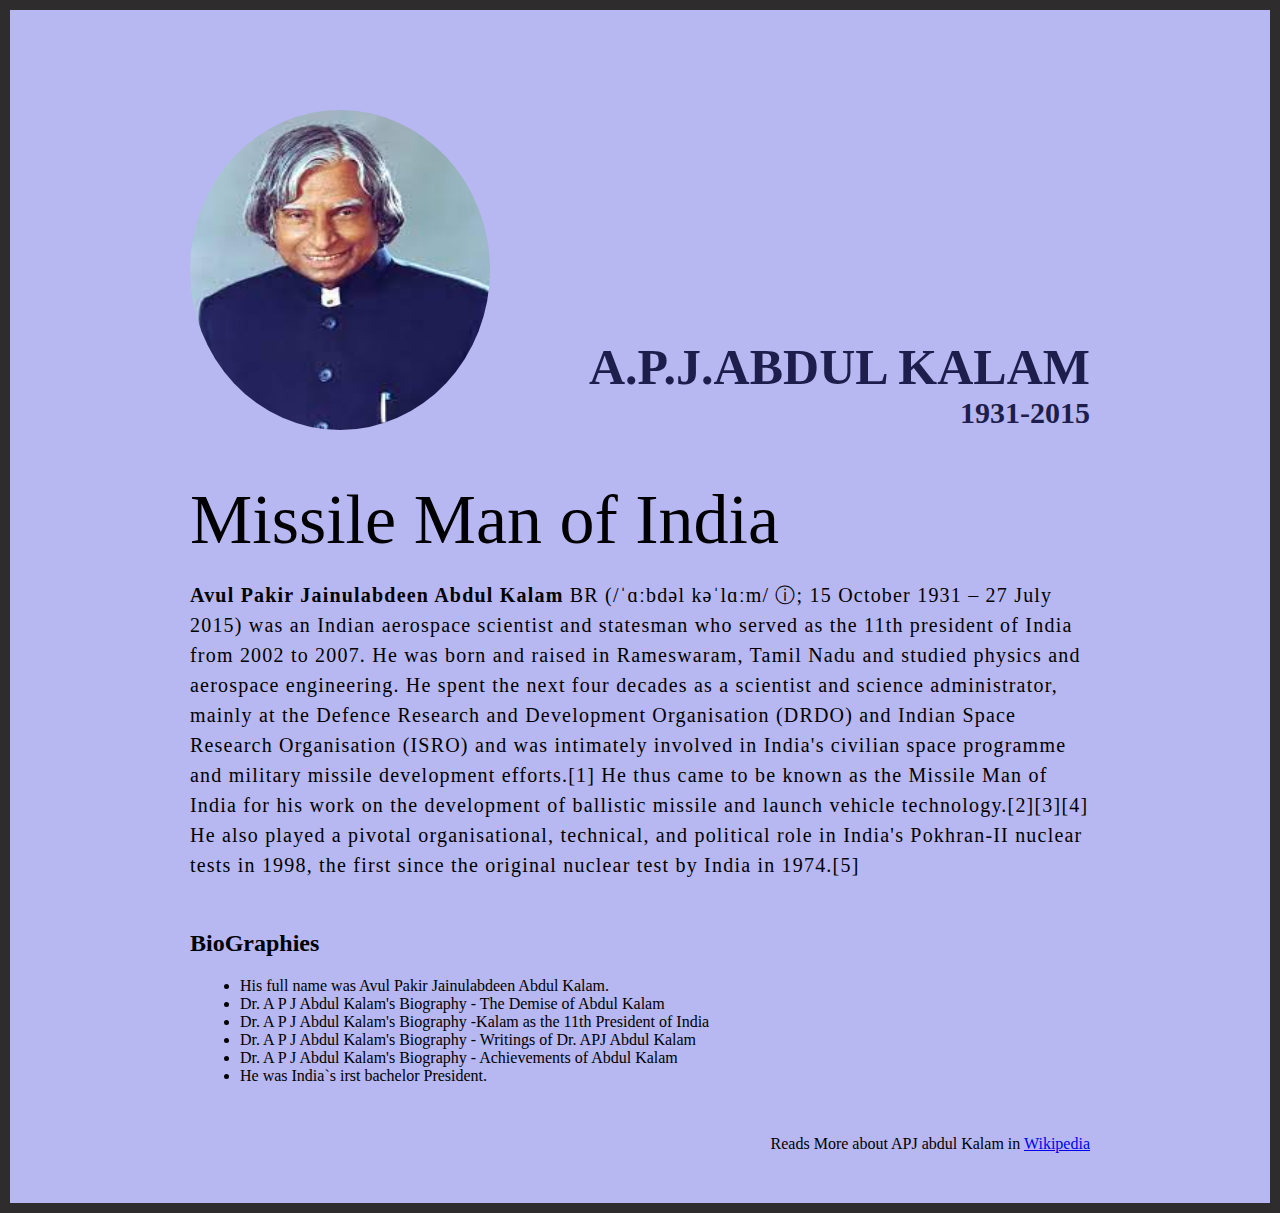
<file: index.html>
<!DOCTYPE html>
<html lang="en">
<head>
    <meta charset="UTF-8">
    <meta name="viewport" content="width=device-width, initial-scale=1.0">
    <title>TRIBUTR TO MISSILE-MAN</title>
    <link rel="stylesheet" href="style.css">
</head>
<body>
    <div class="container">
        <div class="content"> 
            <section class="top_section">

           <div class="image_container">


            <img src="[data-uri]" alt="">

           </div>
           <div>
            <h1>A.P.J.ABDUL KALAM</h1>
            <h4>1931-2015</h4>
        </div>
            </section>
            <section class="about_section">
          <h2>Missile Man of India</h2>
          <p><b>Avul Pakir Jainulabdeen Abdul Kalam</b> BR (/ˈɑːbdəl kəˈlɑːm/ ⓘ; 15 October 1931 – 27 July 2015) was an Indian aerospace scientist and statesman who served as the 11th president of India from 2002 to 2007. He was born and raised in Rameswaram, Tamil Nadu and studied physics and aerospace engineering. He spent the next four decades as a scientist and science administrator, mainly at the Defence Research and Development Organisation (DRDO) and Indian Space Research Organisation (ISRO) and was intimately involved in India's civilian space programme and military missile development efforts.[1] He thus came to be known as the Missile Man of India for his work on the development of ballistic missile and launch vehicle technology.[2][3][4] He also played a pivotal organisational, technical, and political role in India's Pokhran-II nuclear tests in 1998, the first since the original nuclear test by India in 1974.[5]</p>

            </section>

            <section class="biography">
<h2>BioGraphies</h2>

   <ul>
       <li>His full name was Avul Pakir Jainulabdeen Abdul Kalam.</li>
       <li>Dr. A P J Abdul Kalam's Biography - The Demise of Abdul Kalam</li>
       <li>Dr. A P J Abdul Kalam's Biography -Kalam as the 11th President of India</li>
       <li>Dr. A P J Abdul Kalam's Biography - Writings of Dr. APJ Abdul Kalam</li>
       <li>Dr. A P J Abdul Kalam's Biography - Achievements of Abdul Kalam    </li>
       <li>He was India`s irst bachelor President. </li>
   </ul>
            </section>
            <footer> <p>Reads More about APJ abdul Kalam in <a href="https://en.wikipedia.org/wiki/A._P._J._Abdul_Kalam">Wikipedia</a></p></footer>
        </div>
    </div>
</body>
</html>
</file>
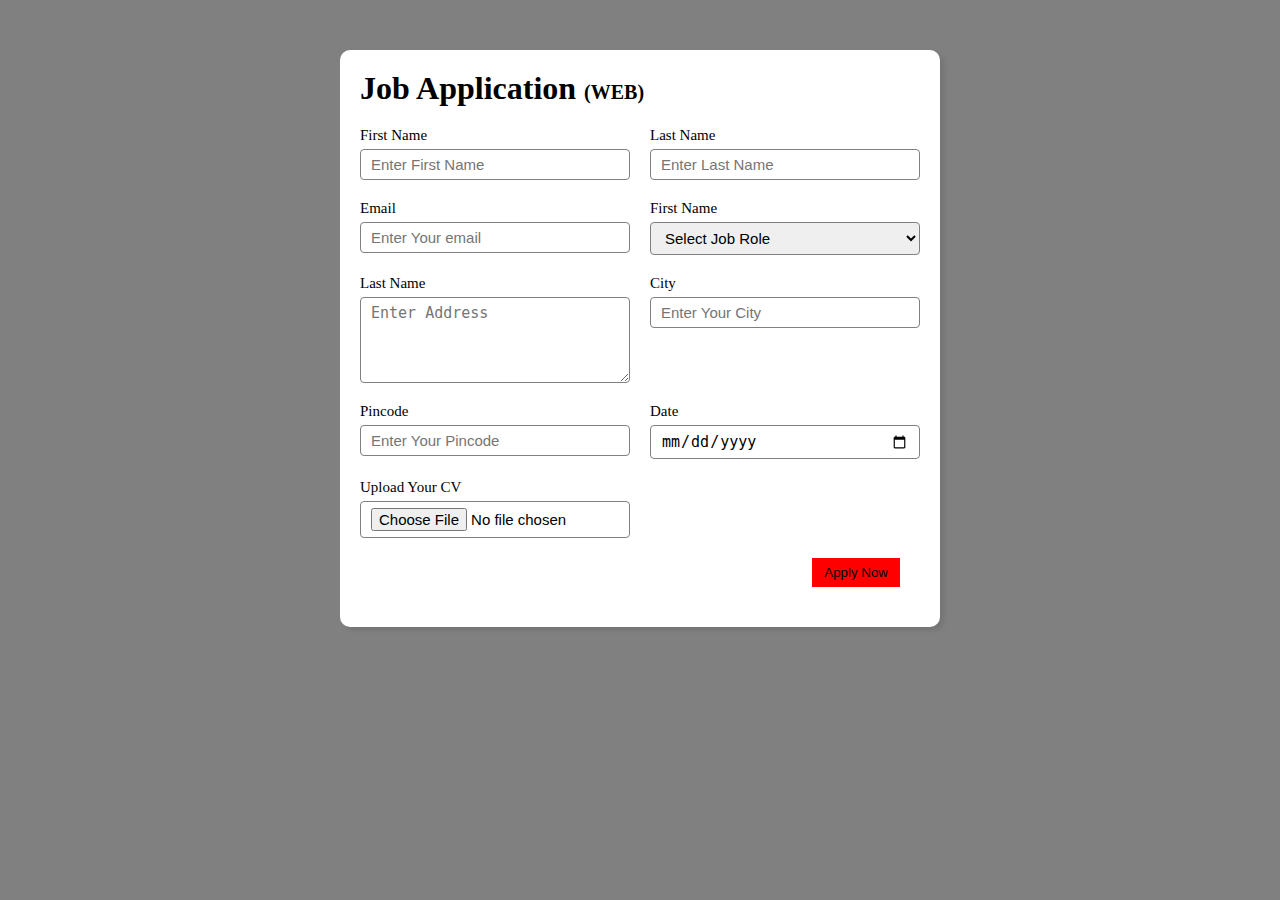
<file: project-2/index.html>
<!DOCTYPE html>
<html lang="en">
<head>
    <meta charset="UTF-8">
    <meta name="viewport" content="width=device-width, initial-scale=1.0">
    <title>Job Application Form</title>
    <link rel="stylesheet" href="style.css">
</head>
<body>
    <div class="container">
        <div class="applybox">
            <h1>Job Application <span class="title-small">(WEB)</span> </h1>
            <form action="">
                <div class="form-container">
                    
                    <div class="form-control">
                        <label for="first_name">First Name</label>
                        <input id="first_name" name="first_name" placeholder="Enter First Name"/>
                    </div>
                    <div class="form-control">
                        <label for="Last_name">Last Name</label>
                        <input id="Last_name" name="Last_name" placeholder="Enter Last Name"/>
                    </div>
                    <div class="form-control">
                        <label for="email">Email</label>
                        <input type="email" id="email" name="email" placeholder="Enter Your email"/>
                    </div>
                    <div class="form-control">
                        <label for="job_role">First Name</label>
                        <select id="job_role" name="job_role">
                            <option value="">Select Job Role</option>
                            <option value="Fronted">Fronted Developer</option>
                            <option value="Backend">Backend Developer</option>
                            <option value="Full_Stack">Full Stack Developer</option>
                            <option value="ui_ux">UI UX Designer</option>
                        </select>
                    </div>
                    <div class="form-control">
                        <label for="address">Last Name</label>
                        <textarea  id="address" name="address"  rows="4" cols="30" placeholder="Enter Address"></textarea>
                    </div>
                    <div class="form-control">
                        <label for="city">City</label>
                        <input type="city" id="city" name="city" placeholder="Enter Your City"/>
                    </div>
                    <div class="form-control">
                        <label for="pincode">Pincode</label>
                        <input  type="number" id="pincode" name="pincode" placeholder="Enter Your Pincode"/>
                    </div>
                    <div class="form-control">
                        <label for="date">Date</label>
                        <input type="date" id="date" name="date" />
                    </div>
                    <div class="form-control">
                        <label for="upload">Upload Your CV</label>
                        <input type="file" id="upload" name="email" placeholder="upload "/>
                    </div>
                </div>
                <div class="button_container">
                    <button type="submit"> Apply Now</button>
                </div>
            </form>
        </div>
    </div>
</body>
</html>
</file>
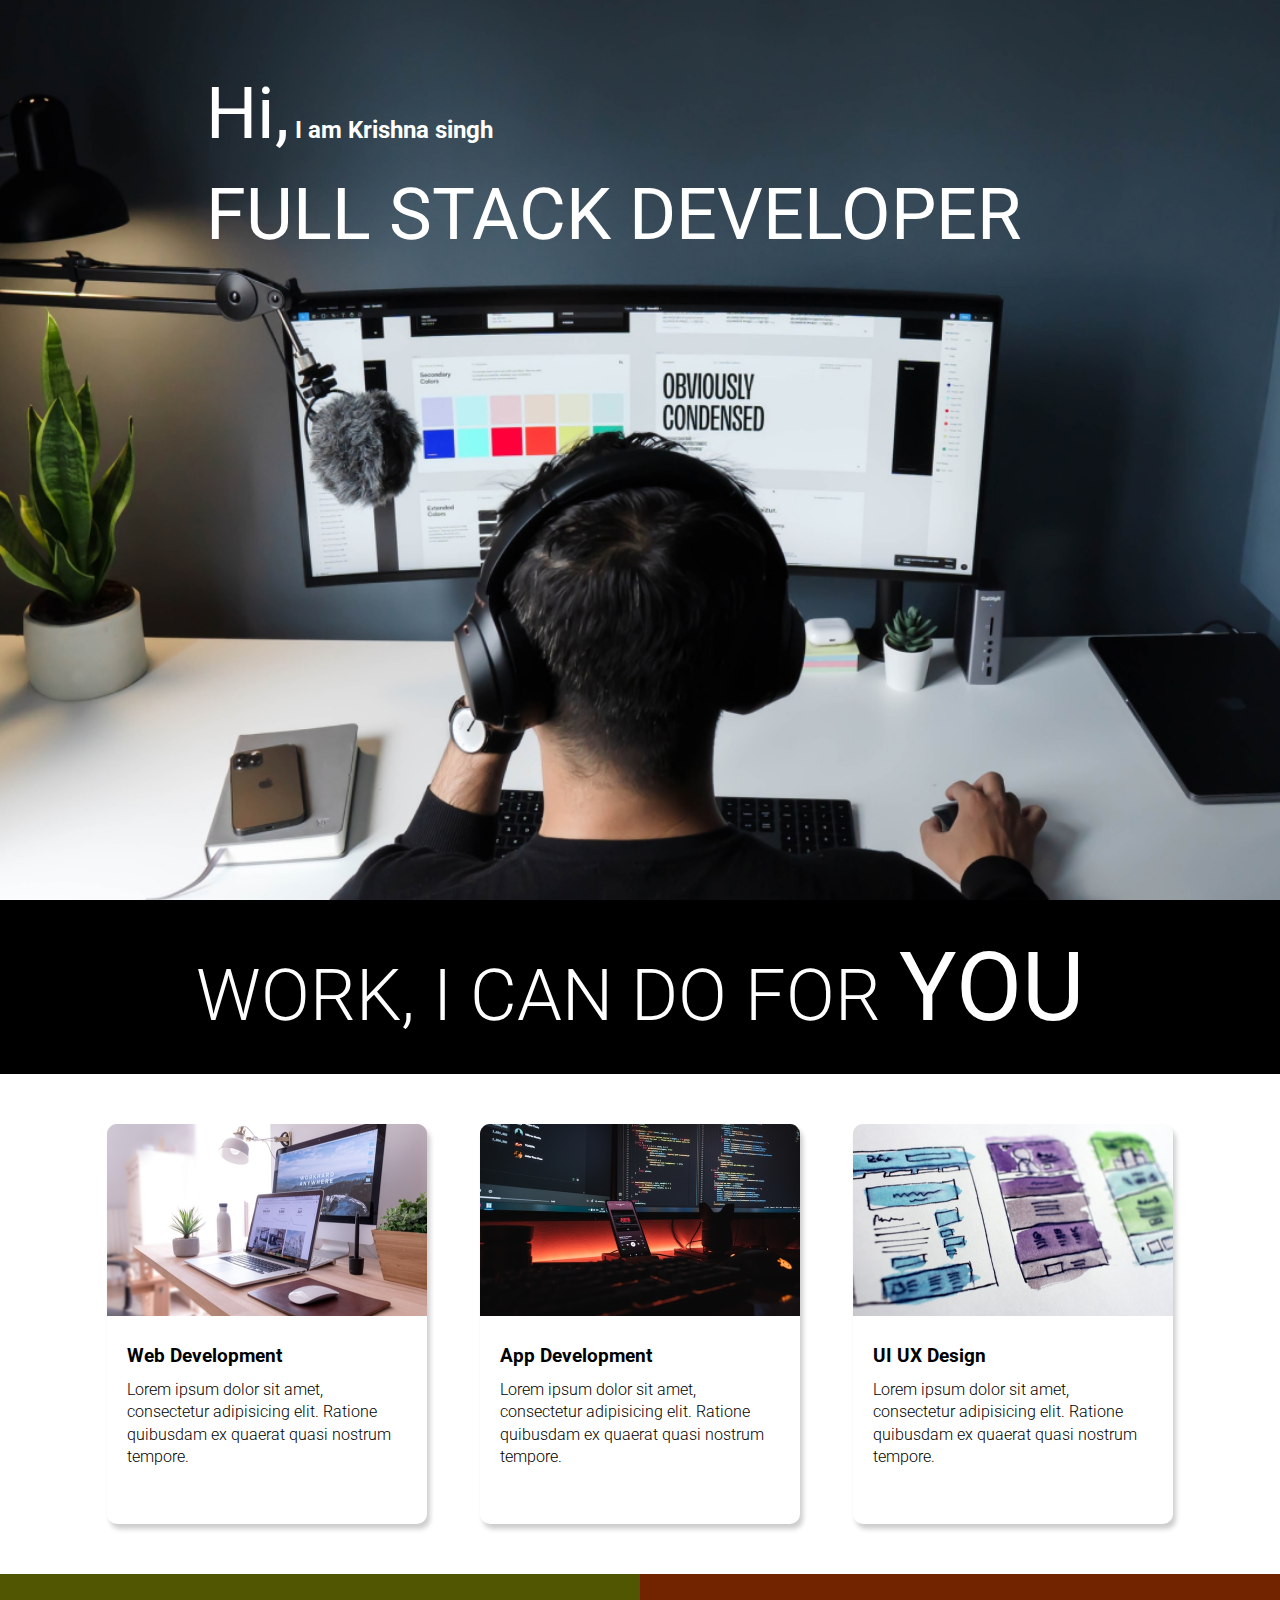
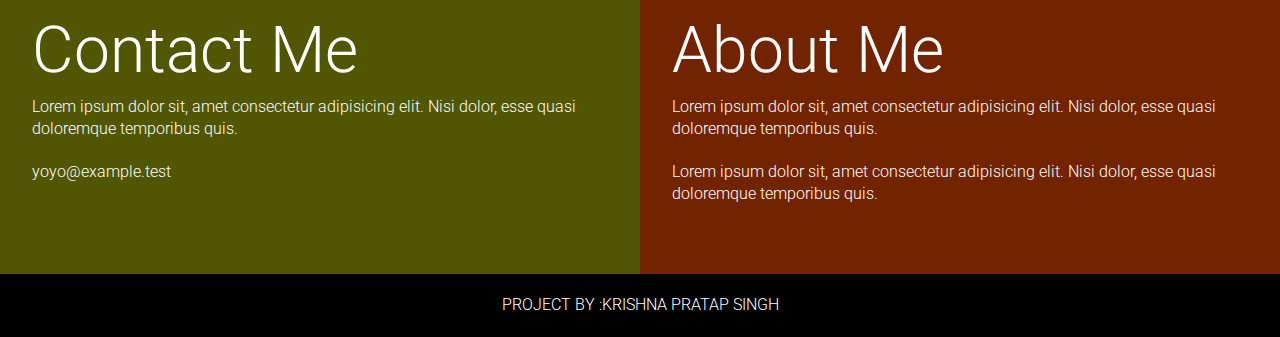
<file: project-4/index.html>
<!DOCTYPE html>
<html lang="en">
  <head>
    <meta charset="UTF-8" />
    <meta http-equiv="X-UA-Compatible" content="IE=edge" />
    <meta name="viewport" content="width=device-width, initial-scale=1.0" />
    <title>Developer | Landing Page</title>
    <link rel="stylesheet" href="style.css" />
  </head>
  <body>
    <section class="hero_section">
      <div class="text_container">
        <h2><span class="lg_text">Hi,</span> I am Krishna singh</h2>
        <h1 class="lg_text">FULL STACK DEVELOPER</h1>
      </div>
    </section>
    <section class="black_box">
      <h2>WORK, I CAN DO FOR <span>YOU</span></h2>
    </section>
    <section class="work">
      <div class="grid_item">
        <div class="card">
          <div class="image_container">
            <img src="olp.png" alt="web development" />
          </div>
          <div class="card_content">
            <h3>Web Development</h3>
            <p>
              Lorem ipsum dolor sit amet, consectetur adipisicing elit. Ratione
              quibusdam ex quaerat quasi nostrum tempore.
            </p>
          </div>
        </div>
      </div>
      <div class="grid_item">
        <div class="card">
          <div class="image_container">
            <img src="mobile.png" alt="app development" />
          </div>
          <div class="card_content">
            <h3>App Development</h3>
            <p>
              Lorem ipsum dolor sit amet, consectetur adipisicing elit. Ratione
              quibusdam ex quaerat quasi nostrum tempore.
            </p>
          </div>
        </div>
      </div>
      <div class="grid_item">
        <div class="card">
          <div class="image_container">
            <img src="uiux.png" alt="web development" />
          </div>
          <div class="card_content">
            <h3>UI UX Design</h3>
            <p>
              Lorem ipsum dolor sit amet, consectetur adipisicing elit. Ratione
              quibusdam ex quaerat quasi nostrum tempore.
            </p>
          </div>
        </div>
      </div>
    </section>
    <section class="bottom_section">
      <div class="contact">
        <h2>Contact Me</h2>
        <p>
          Lorem ipsum dolor sit, amet consectetur adipisicing elit. Nisi dolor,
          esse quasi doloremque temporibus quis.
        </p>
        <p>yoyo@example.test</p>
      </div>
      <div class="about">
        <h2>About Me</h2>

        <p>
          Lorem ipsum dolor sit, amet consectetur adipisicing elit. Nisi dolor,
          esse quasi doloremque temporibus quis.
        </p>
        <p>
          Lorem ipsum dolor sit, amet consectetur adipisicing elit. Nisi dolor,
          esse quasi doloremque temporibus quis.
        </p>
      </div>
    </section>
    <footer>Project By :Krishna Pratap Singh</footer>
  </body>
</html>
</file>
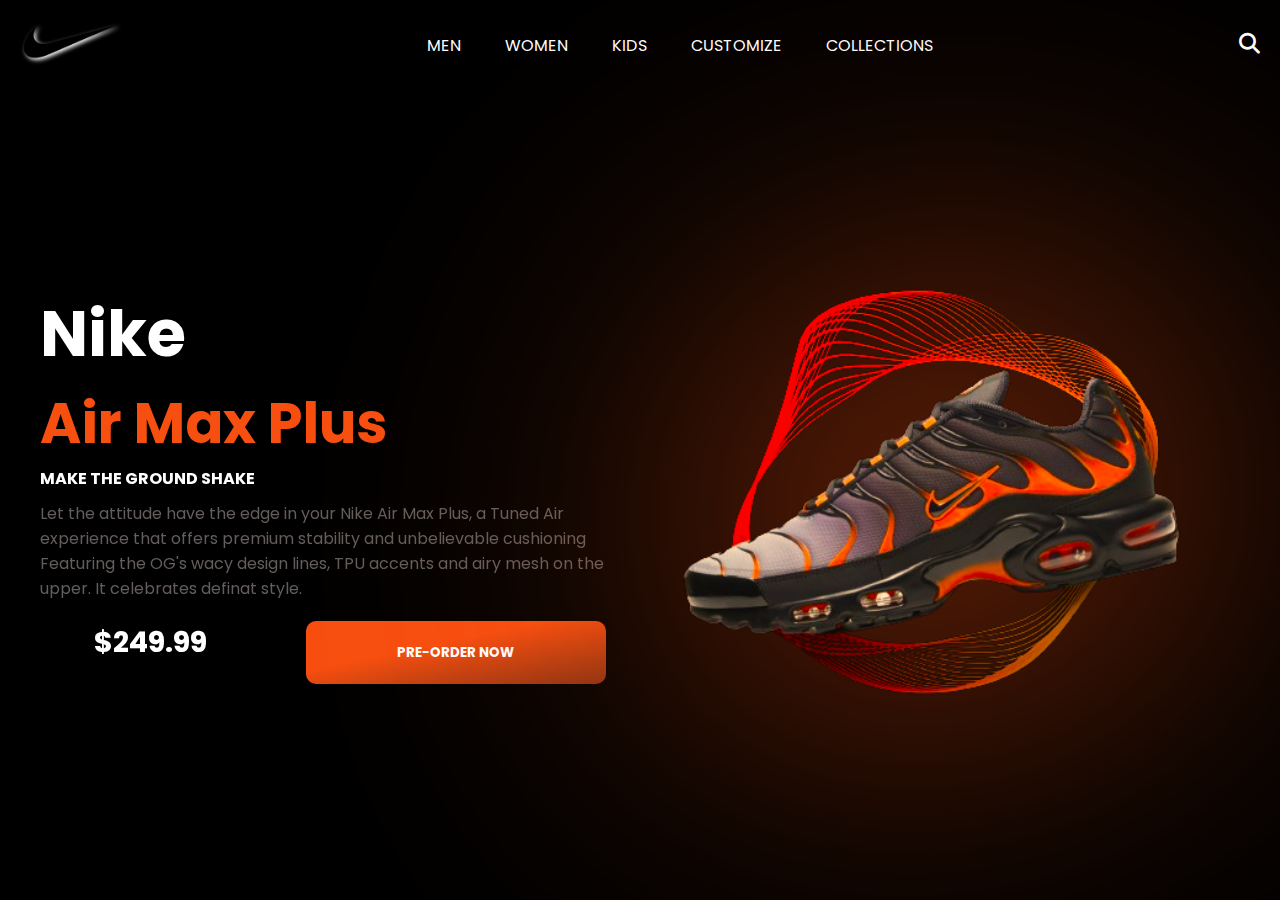
<file: project-8/index.html>
<!DOCTYPE html>
<html lang="en">
<head>
    <meta charset="UTF-8">
    <meta name="viewport" content="width=device-width, initial-scale=1.0">
    <link rel="stylesheet" href="https://cdnjs.cloudflare.com/ajax/libs/font-awesome/6.5.1/css/all.min.css">
    <link rel="stylesheet" href="https://unpkg.com/aos@next/dist/aos.css" />
    <link rel="stylesheet" href="style.css">
    <title>Shoes Store</title>
</head>
<body>
    <nav>
        <div class="container">
            <div class="logo">
                <img src="NikeLogoPNGImage.png" alt="">
            </div>
            <div class="links">
                <a href="">MEN</a>
                <a href="">WOMEN</a>
                <a href="">KIDS</a>
                <a href="">CUSTOMIZE</a>
                <a href="">COLLECTIONS</a>
            </div>
            <div class="search">
                <i class="fa-solid fa-magnifying-glass"></i>
            </div>
        </div>
    </nav>
    <section>
        <div class="content">
            <div class="main-content">
                <h1 data-aos="fade-right" data-aos-duration="2000">Nike</h1>
                <h2 data-aos="fade-left" data-aos-duration="2000" data-aos-delay="200">Air Max Plus</h2>
                <h4 data-aos="fade-right" data-aos-duration="2000" data-aos-delay="400">MAKE THE GROUND SHAKE</h4>
                <p data-aos="flip-down" data-aos-duration="2000" data-aos-delay="600">Let the attitude have the edge in your Nike Air Max Plus, a Tuned Air experience that offers premium stability and unbelievable cushioning Featuring the OG's wacy design lines, TPU accents and airy mesh on the upper. It celebrates definat style.</p>
                <div class="order">
                    <h3 data-aos="zoom-in-right" data-aos-duration="2000" data-aos-delay="800">$249.99</h3>
                    <button data-aos="zoom-in-left" data-aos-duration="2000" data-aos-delay="800">PRE-ORDER NOW</button>
                </div>
            </div>
            <div class="image">
                <img src="shoes.png" data-aos="zoom-in" data-aos-duration="2000">
            </div>
        </div>
    </section>
    <script src="https://unpkg.com/aos@next/dist/aos.js"></script>
    <script>
      AOS.init({
        offset:1
      });
    </script>
</body>
</html>
</file>
<file: style.css>
*{
    margin: 0;
    padding: 0;
    box-sizing: border-box;
}

.container{
    background-color: rgb(183, 183, 241);
    min-height: 100vh;
    border: 10px solid rgb(46, 44, 44);

}

.content{
    max-width: 900px;
    margin: 0 auto;
}

.top_section{
    margin-top: 100px;
    display: flex;
    justify-content: space-between;
}

.image_container{
    border-radius: 50%;
    overflow: hidden;
}

.top_section,h1{
    font-size: 50px;
    font-weight: bold;
    color: #1d1e4c;
    text-transform: uppercase;
    align-items: flex-end;
}

.top_section h4 {
    font-size: 30px;
    text-align:  end;
}
.image_container,img{
    width:300px ;
    height: 320px;
}

.about_section{
    margin-top: 50px;
}

.about_section h2 {
    font-size: 70px;
    margin-bottom: 20px;
    font-weight: 400;
}

.about_section p{
    font-size: 20px;
    line-height: 30px;
   letter-spacing: 1.2px;

}

.biography{
    margin-top: 50px;
}

.biography h2{
    margin-bottom:20px
}
 .biography ul{
    margin-left: 50px;
}

.BioGraphies li{
    margin-bottom: 50px;
}


footer{
    margin: 50px 0;
}

footer p{
    text-align: end;
}
</file>
<file: project-2/style.css>
*{
    margin: 0;;
    padding: 0;
    box-sizing: border-box;
}

body{
    background-color: grey;
}

.container{
    max-width:900px;
    margin:0 auto;

}

.applybox{
    max-width: 600px;
    padding: 20px;
     background-color: #fff; 
    margin: 0 auto;
    margin-top:50px;
    box-shadow:4px 3px 5px rgba(1,1,1,0.1);
    border-radius: 10px;
    

}

.title-small{
    font-size: 20px;
}


.form-container{
    display: grid;
    grid-template-columns: repeat(auto-fit,minmax(200px,1fr));
    gap: 20px;
    margin-top: 20px;

}

.form-control{
    display: flex;
    flex-direction: column;
}

label{
    font-size: 15px;
    margin-bottom: 5px;

}

input,select,textarea{
    padding: 6px 10px;
    border: 1px solid grey;
    border-radius: 4px;
    font-size: 15px;
}

input:focus{
   outline-color: red;

}

.button_container{
    display: flex;
    justify-content: end;
    margin: 20px;

}

button{
    background-color: red;
    border: transparent solid 2px;
    padding: 5px 10px;
    cursor: pointer;
    transition: 0.3s ease-in;
}
button:hover{
    background-color: rgb(17, 210, 23);
    transition: 0.3s ease-out;
}
</file>
<file: project-4/style.css>
@import url("https://fonts.googleapis.com/css2?family=Roboto:ital,wght@0,100;0,300;0,400;0,500;0,700;0,900;1,100;1,300;1,400;1,500;1,700;1,900&display=swap");
* {
  margin: 0;
  padding: 0;
  box-sizing: border-box;
}

html,
body {
  line-height: 1.4;
  font-weight: 300;
  font-family: "Roboto", sans-serif;
}

.hero_section {
  background-image: url(developer.png);
  min-height: 100vh;
  background-position: center;
  background-size: cover;
  background-repeat: no-repeat;
}
.text_container {
  color: white;
  max-width: 900px;
  margin: 0 auto;
  padding-top: 64px;
  padding-left: 16px;
}
.lg_text {
  font-size: 72px;
  font-weight: 400;
}
.black_box {
  background-color: #000;
  padding: 20px;
}
.black_box h2 {
  font-size: 72px;
  color: white;
  text-align: center;
  font-weight: 300;
}

.black_box h2 span {
  font-weight: 400;
  font-size: 96px;
}
.work {
  display: grid;
  gap: 20px;
  grid-template-columns: repeat(auto-fit, minmax(320px, 1fr));

  max-width: 1100px;
  margin: 50px auto;
}
.grid_item {
  display: flex;
  justify-content: center;
  align-items: center;
}
.card {
  max-width: 320px;
  height: 400px;
  border-radius: 10px;
  box-shadow: 3px 5px 5px rgba(1, 1, 1, 0.2);
  transition: 0.2s ease-in-out;
}
.card:hover {
  transform: scale(1.04);
  box-shadow: 3px 5px 5px rgba(1, 1, 1, 0.3);
  transition: 0.2s ease-in-out;
}
.card_content {
  padding: 20px;
}
.card_content h3 {
  margin-bottom: 10px;
}
.bottom_section {
  display: flex;
}
.contact {
  background-color: #515603;
}
.about {
  background-color: #722300;
}

.contact,
.about {
  min-height: 300px;
  padding: 32px;
  color: white;
}
.about h2,
.contact h2 {
  font-size: 64px;
  font-weight: 300;
}
.about p,
.contact p {
  margin-bottom: 20px;
}

footer {
  text-align: center;
  text-transform: uppercase;
  background-color: #000;
  padding: 20px;
  color: white;
}
@media (max-width: 786px) {
  .hero_section {
    min-height: 50vh;
  }
  .text_container {
    padding: 10px 0;
    text-align: center;
  }
  .lg_text {
    font-size: 32px;
  }
  .black_box h2 {
    font-size: 24px;
  }
  .black_box h2 span {
    font-weight: 400;
    font-size: 32px;
  }
  .bottom_section {
    flex-direction: column;
  }
  h1 {
    font-size: 32px;
  }
  .about h2,
  .contact h2 {
    font-size: 32px;
  }
}
</file>
<file: project-8/style.css>
@import url('https://fonts.googleapis.com/css2?family=Poppins:wght@100;200;300;400;500;600&display=swap');
*{
    padding: 0;
    margin: 0;
    font-family: 'Poppins', sans-serif;
    box-sizing: border-box;
}

body{
    width: 100%;
    height: 100vh;
    overflow: hidden;
    background-color: black;
}

nav{
    width: 100%;
    height: 10vh;
}

.container{
    width: 100%;
    height: 100%;
    display: flex;
    justify-content: space-between;
    align-items: center;
}

.container .logo img{
    margin-left: 20px;
    width: 100px;
    filter: drop-shadow(2px 2px 2px white);
}

.container .links a{
    color: white;
    text-decoration: none;
    cursor: pointer;
    position: relative;
    margin: 0 20px;
    transition: 0.3s linear;
}

.links a::before{
    content: "";
    position: absolute;
    left: 0;
    bottom: -4px;
    width: 0;
    background-color: #f74f10;
    height: 3.5px;
    transition: 0.3s linear;
}

.links a:hover::before,
.links a:hover{
    color: #f74f10;
    width: 100%;
}

.container .search i{
    color: white;
    cursor: pointer;
    font-size: 1.3rem;
    margin-right: 20px;
}

/* Section Starts */

section{
    width: 100%;
    height: 90vh;
}

section .content{
    display: flex;
    width: 100%;
    height: 100%;
    justify-content: space-around;
    align-items: center;
}

.content .main-content{
    color: white;
    max-width: 600px;
    width: 100%;
    margin: 0 auto;
}

.main-content h1{
    font-size: clamp(2rem, 1rem + 5vw, 4rem);
}

.main-content h2{
    color: #f74f10;
    font-size: clamp(2rem, 1rem + 5vw, 3.5rem);
}

.main-content p{
    margin-top: 10px;
    color: #635e5c;
}

.main-content .order{
    display: flex;
    margin: 20px 10px;
    width: 100%;
    justify-content: space-around;
    min-height: 7vh;
}

.order h3{
    font-size: 1.8rem;
}

.order button{
    min-width: 50%;
    margin-left: 10px;
    border: none;
    outline: none;
    border-radius: 10px;
    background: linear-gradient(to bottom right, #f74f10 40%, #8a3313) ;
    color: white;
    font-weight: 700;
    padding: 0 2px;
    font-size: clamp(0.6rem, 1rem 5vw, 3rem);
    transition: 0.1s linear;
}

.order button:hover{
    box-shadow:  0 0 30px #f74f10;
    background: linear-gradient(to bottom right, #8a3313 ,  #f74f10 40%) ;
}

.content .image img{
    max-width: 450px;
    width: 100%;
    margin-right: 100px;
    transform: rotate(40deg) translateX(900px);
    filter: drop-shadow(-10px -10px 200px #f74f10);
}

@media (max-width:800px){
    .content{
        display: flex;
        width: 100%;
        flex-direction: column-reverse;
    }

    .main-content{
        margin: 0 10px;
    }
}

@media (min-width:884px){
    .content .image img{
        min-width: 500px;
    }
}

@media (max-width:440px){
    .links{
        display: none;
    }

    .content .image img{
        width: 100%;
        margin-right: none;
    }
}
</file>
